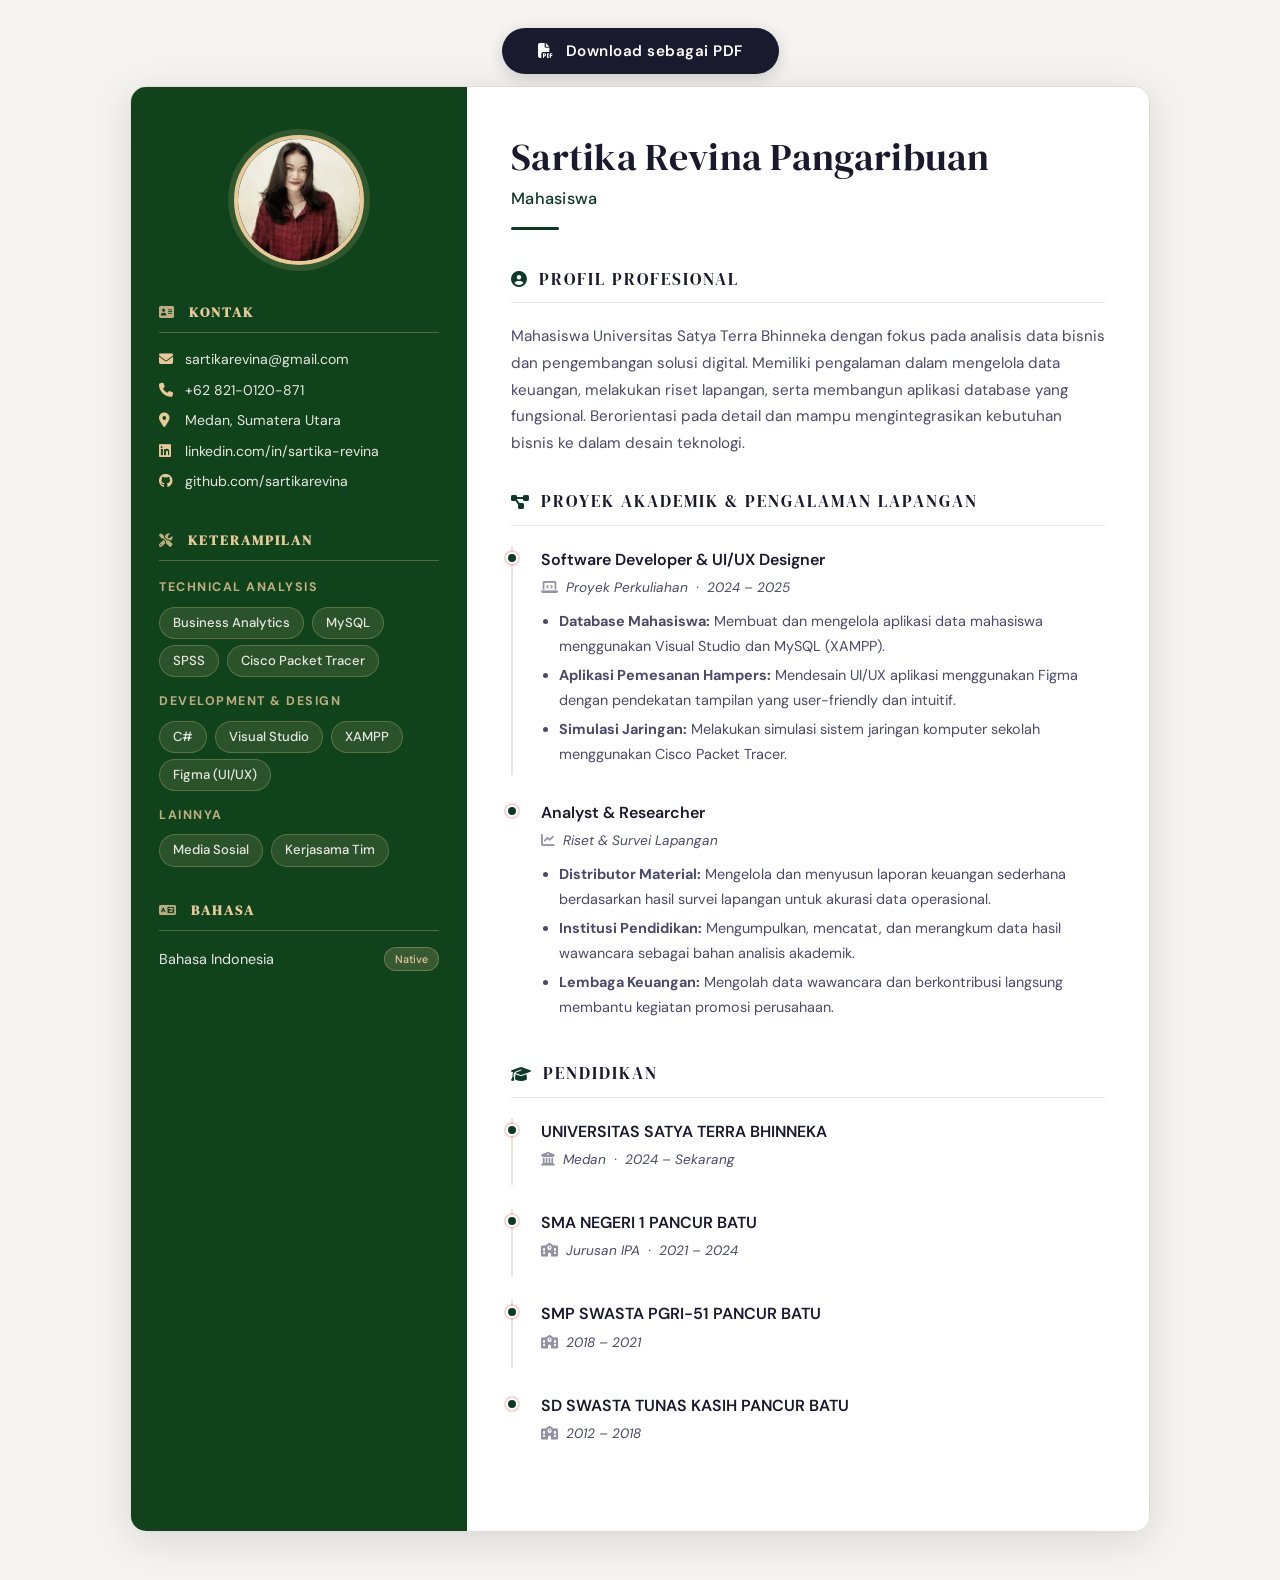
<file: CV/index.html>
<!DOCTYPE html>
<html lang="id">
<head>
    <meta charset="UTF-8">
    <meta name="viewport" content="width=device-width, initial-scale=1.0">
    <title>CV - Sartika Revina Pangaribuan</title>
    <link rel="preconnect" href="https://fonts.googleapis.com">
    <link rel="preconnect" href="https://fonts.gstatic.com" crossorigin>
    <link href="https://fonts.googleapis.com/css2?family=DM+Serif+Display&family=DM+Sans:wght@300;400;500;600&display=swap" rel="stylesheet">
    <link rel="stylesheet" href="https://cdnjs.cloudflare.com/ajax/libs/font-awesome/6.5.1/css/all.min.css">
    <link rel="stylesheet" href="style.css">
</head>
<body>

    <div class="download-container">
        <button onclick="window.print()" class="download-btn">
            <i class="fas fa-file-pdf"></i> Download sebagai PDF
        </button>
    </div>

    <div class="cv-container">

        <aside class="sidebar">
            <div class="profile-pic-container">
                <img src="profile.jpeg" alt="Foto Profil Sartika Revina" class="profile-pic">
                <div class="profile-name-mobile">
                    <h1>Sartika Revina Pangaribuan</h1>
                    <p class="jabatan">Mahasiswa</p>
                </div>
            </div>

            <section class="fade-in-section">
                <h3><i class="fas fa-address-card"></i> Kontak</h3>
                <div class="kontak">
                    <p><i class="fas fa-envelope"></i><a href="mailto:sartikarevina@gmail.com">sartikarevina@gmail.com</a></p>
                    <p><i class="fas fa-phone"></i><a href="tel:+628210120871">+62 821-0120-871</a></p>
                    <p><i class="fas fa-map-marker-alt"></i>Medan, Sumatera Utara</p>
                    <p><i class="fab fa-linkedin"></i><a href="#" target="_blank">linkedin.com/in/sartika-revina</a></p>
                    <p><i class="fab fa-github"></i><a href="#" target="_blank">github.com/sartikarevina</a></p>
                </div>
            </section>

            <section class="fade-in-section">
                <h3><i class="fas fa-tools"></i> Keterampilan</h3>
                <h4>Technical Analysis</h4>
                <ul class="keterampilan-list">
                    <li>Business Analytics</li><li>MySQL</li><li>SPSS</li><li>Cisco Packet Tracer</li>
                </ul>
                <h4>Development & Design</h4>
                <ul class="keterampilan-list">
                    <li>C#</li><li>Visual Studio</li><li>XAMPP</li><li>Figma (UI/UX)</li>
                </ul>
                <h4>Lainnya</h4>
                <ul class="keterampilan-list">
                    <li>Media Sosial</li><li>Kerjasama Tim</li>
                </ul>
            </section>

            <section class="fade-in-section">
                <h3><i class="fas fa-language"></i> Bahasa</h3>
                <div class="bahasa-item">
                    <span>Bahasa Indonesia</span>
                    <span class="badge">Native</span>
                </div>
            </section>
        </aside>

        <main class="main-content">
            <header class="header fade-in-section">
                <div class="header-text">
                    <h1>Sartika Revina Pangaribuan</h1>
                    <p class="jabatan">Mahasiswa</p>
                </div>
                <div class="header-accent"></div>
            </header>

            <section class="fade-in-section">
                <h2><i class="fas fa-user-circle"></i> Profil Profesional</h2>
                <p>Mahasiswa Universitas Satya Terra Bhinneka dengan fokus pada analisis data bisnis dan pengembangan solusi digital. Memiliki pengalaman dalam mengelola data keuangan, melakukan riset lapangan, serta membangun aplikasi database yang fungsional. Berorientasi pada detail dan mampu mengintegrasikan kebutuhan bisnis ke dalam desain teknologi.</p>
            </section>

            <section class="timeline-section fade-in-section">
                <h2><i class="fas fa-project-diagram"></i> Proyek Akademik & Pengalaman Lapangan</h2>

                <div class="item">
                    <h3>Software Developer & UI/UX Designer</h3>
                    <p class="info"><i class="fas fa-laptop-code"></i> Proyek Perkuliahan &nbsp;·&nbsp; 2024 – 2025</p>
                    <ul>
                        <li><strong>Database Mahasiswa:</strong> Membuat dan mengelola aplikasi data mahasiswa menggunakan Visual Studio dan MySQL (XAMPP).</li>
                        <li><strong>Aplikasi Pemesanan Hampers:</strong> Mendesain UI/UX aplikasi menggunakan Figma dengan pendekatan tampilan yang user-friendly dan intuitif.</li>
                        <li><strong>Simulasi Jaringan:</strong> Melakukan simulasi sistem jaringan komputer sekolah menggunakan Cisco Packet Tracer.</li>
                    </ul>
                </div>

                <div class="item">
                    <h3>Analyst & Researcher</h3>
                    <p class="info"><i class="fas fa-chart-line"></i> Riset & Survei Lapangan </p>
                    <ul>
                        <li><strong>Distributor Material:</strong> Mengelola dan menyusun laporan keuangan sederhana berdasarkan hasil survei lapangan untuk akurasi data operasional.</li>
                        <li><strong>Institusi Pendidikan:</strong> Mengumpulkan, mencatat, dan merangkum data hasil wawancara sebagai bahan analisis akademik.</li>
                        <li><strong>Lembaga Keuangan:</strong> Mengolah data wawancara dan berkontribusi langsung membantu kegiatan promosi perusahaan.</li>
                    </ul>
                </div>
            </section>

            <section class="timeline-section fade-in-section">
                <h2><i class="fas fa-graduation-cap"></i> Pendidikan</h2>
                
                <div class="item">
                    <h3>UNIVERSITAS SATYA TERRA BHINNEKA</h3>
                    <p class="info"><i class="fas fa-university"></i> Medan &nbsp;·&nbsp; 2024 – Sekarang</p>
                </div>

                <div class="item">
                    <h3>SMA NEGERI 1 PANCUR BATU</h3>
                    <p class="info"><i class="fas fa-school"></i> Jurusan IPA &nbsp;·&nbsp; 2021 – 2024</p>
                </div>

                <div class="item">
                    <h3>SMP SWASTA PGRI-51 PANCUR BATU</h3>
                    <p class="info"><i class="fas fa-school"></i> 2018 – 2021</p>
                </div>

                <div class="item">
                    <h3>SD SWASTA TUNAS KASIH PANCUR BATU</h3>
                    <p class="info"><i class="fas fa-school"></i> 2012 – 2018</p>
                </div>
            </section>
        </main>
    </div>

    <script>
        document.addEventListener('DOMContentLoaded', function () {
            const observer = new IntersectionObserver((entries, obs) => {
                entries.forEach(entry => {
                    if (entry.isIntersecting) {
                        entry.target.classList.add('is-visible');
                        obs.unobserve(entry.target);
                    }
                });
            }, { threshold: 0.08 });
            document.querySelectorAll('.fade-in-section').forEach(el => observer.observe(el));
        });
    </script>
</body>
</html>
</file>
<file: CV/style.css>
:root {
    --primary:     #0d3927;   /* merah tua elegan */
    --dark:        #1a1a2e;   /* navy hampir hitam */
    --mid:         #4a4a6a;   /* abu ungu */
    --light-bg:    #f5f4f0;   /* krem lembut */
    --sidebar-bg:  #10431c;
    --sidebar-text:#e8e6e0;
    --accent:      #e8c99a;   /* emas pucat */
    --shadow:      0 8px 40px rgba(26,26,46,0.13);
    --radius:      16px;
}

*, *::before, *::after { box-sizing: border-box; margin: 0; padding: 0; }

body {
    font-family: 'DM Sans', sans-serif;
    background: var(--light-bg);
    color: var(--dark);
    min-height: 100vh;
    line-height: 1.7;
}

/* ── DOWNLOAD BUTTON ── */
.download-container {
    text-align: center;
    padding: 28px 0 12px;
}
.download-btn {
    background: var(--dark);
    color: #fff;
    border: none;
    padding: 13px 36px;
    border-radius: 50px;
    font-family: 'DM Sans', sans-serif;
    font-size: 0.95em;
    font-weight: 600;
    cursor: pointer;
    letter-spacing: 0.5px;
    transition: background 0.3s, transform 0.2s, box-shadow 0.2s;
    box-shadow: 0 4px 16px rgba(26,26,46,0.18);
}
.download-btn:hover {
    background: var(--primary);
    transform: translateY(-2px);
    box-shadow: 0 6px 24px rgba(192,57,43,0.22);
}
.download-btn i { margin-right: 8px; }

/* ── CV CONTAINER ── */
.cv-container {
    max-width: 1020px;
    margin: 0 auto 48px;
    background: #fff;
    border-radius: var(--radius);
    box-shadow: var(--shadow);
    display: flex;
    overflow: hidden;
    border: 1.5px solid #e0ddd6;
}

/* ── SIDEBAR ── */
.sidebar {
    width: 33%;
    background: var(--sidebar-bg);
    color: var(--sidebar-text);
    padding: 48px 28px 40px;
    display: flex;
    flex-direction: column;
    gap: 28px;
}

.profile-pic-container { text-align: center; }
.profile-pic {
    width: 130px;
    height: 130px;
    border-radius: 50%;
    object-fit: cover;
    border: 4px solid var(--accent);
    box-shadow: 0 0 0 6px rgba(232,201,154,0.15);
    background: #2d2d4e;
}
.profile-name-mobile { display: none; }

.sidebar h3 {
    color: var(--accent);
    font-family: 'DM Serif Display', serif;
    font-size: 0.85em;
    text-transform: uppercase;
    letter-spacing: 2px;
    border-bottom: 1px solid rgba(232,201,154,0.3);
    padding-bottom: 8px;
    margin-bottom: 16px;
}
.sidebar h3 i { margin-right: 8px; opacity: 0.8; }

.sidebar h4 {
    color: var(--accent);
    font-size: 0.78em;
    text-transform: uppercase;
    letter-spacing: 1.5px;
    margin: 14px 0 8px;
    opacity: 0.8;
}

/* Kontak */
.kontak p {
    display: flex;
    align-items: flex-start;
    gap: 10px;
    font-size: 0.88em;
    margin-bottom: 10px;
    line-height: 1.45;
}
.kontak i {
    color: var(--accent);
    width: 16px;
    flex-shrink: 0;
    margin-top: 3px;
}
.kontak a {
    color: var(--sidebar-text);
    text-decoration: none;
    word-break: break-all;
    transition: color 0.2s;
}
.kontak a:hover { color: var(--accent); }

/* Keterampilan */
.keterampilan-list {
    list-style: none;
    display: flex;
    flex-wrap: wrap;
    gap: 6px 8px;
    margin-bottom: 4px;
}
.keterampilan-list li {
    background: rgba(232,201,154,0.12);
    border: 1px solid rgba(232,201,154,0.25);
    color: var(--sidebar-text);
    border-radius: 50px;
    padding: 4px 13px;
    font-size: 0.82em;
    font-weight: 500;
    transition: background 0.2s;
}
.keterampilan-list li:hover { background: rgba(232,201,154,0.22); }

/* Bahasa */
.bahasa-item {
    display: flex;
    justify-content: space-between;
    align-items: center;
    font-size: 0.9em;
    margin-bottom: 9px;
}
.badge {
    background: rgba(232,201,154,0.18);
    border: 1px solid rgba(232,201,154,0.3);
    color: var(--accent);
    font-size: 0.75em;
    padding: 2px 10px;
    border-radius: 50px;
    font-weight: 500;
}

/* ── MAIN CONTENT ── */
.main-content {
    width: 67%;
    padding: 48px 44px 40px;
    background: #fff;
}

/* Header */
.header {
    margin-bottom: 36px;
    position: relative;
}
.header h1 {
    font-family: 'DM Serif Display', serif;
    font-size: 2.4em;
    color: var(--dark);
    font-weight: 400;
    line-height: 1.15;
    letter-spacing: 0.3px;
}
.header .jabatan {
    font-size: 1.02em;
    color: var(--primary);
    font-weight: 500;
    margin-top: 6px;
    letter-spacing: 0.3px;
}
.header-accent {
    width: 48px;
    height: 3px;
    background: var(--primary);
    margin-top: 14px;
    border-radius: 2px;
}

/* Section headings */
.main-content section {
    margin-bottom: 32px;
}
.main-content h2 {
    font-family: 'DM Serif Display', serif;
    font-size: 1.05em;
    font-weight: 400;
    color: var(--dark);
    text-transform: uppercase;
    letter-spacing: 2px;
    padding-bottom: 8px;
    border-bottom: 1.5px solid #e8e4de;
    margin-bottom: 20px;
    display: flex;
    align-items: center;
    gap: 10px;
}
.main-content h2 i {
    color: var(--primary);
    font-size: 0.95em;
}

.main-content > section > p {
    font-size: 0.95em;
    color: var(--mid);
    line-height: 1.75;
}

/* Timeline items */
.timeline-section .item {
    position: relative;
    padding-left: 28px;
    border-left: 2px solid #e8e4de;
    margin-bottom: 24px;
    padding-bottom: 4px;
}
.timeline-section .item:last-child {
    border-left: 2px solid transparent;
}
.timeline-section .item::before {
    content: '';
    position: absolute;
    left: -7px;
    top: 6px;
    width: 12px;
    height: 12px;
    border-radius: 50%;
    background: var(--primary);
    border: 2.5px solid #fff;
    box-shadow: 0 0 0 2px rgba(192,57,43,0.2);
}
.item h3 {
    font-size: 1em;
    font-weight: 600;
    color: var(--dark);
    margin-bottom: 3px;
}
.item .info {
    font-size: 0.85em;
    color: var(--mid);
    font-style: italic;
    margin-bottom: 10px;
}
.item .info i { margin-right: 4px; opacity: 0.6; }
.item ul {
    padding-left: 18px;
    font-size: 0.9em;
    color: var(--mid);
}
.item ul li { margin-bottom: 5px; }

/* Fade-in animasi */
.fade-in-section {
    opacity: 0;
    transform: translateY(20px);
    transition: opacity 0.65s cubic-bezier(.4,0,.2,1), transform 0.65s cubic-bezier(.4,0,.2,1);
}
.fade-in-section.is-visible { opacity: 1; transform: translateY(0); }

/* ── PRINT ── */
@media print {
    .download-container { display: none !important; }
    body, .cv-container { margin: 0 !important; box-shadow: none !important; }
    section { page-break-inside: avoid; }
    .sidebar { -webkit-print-color-adjust: exact; print-color-adjust: exact; }
    .fade-in-section { opacity: 1 !important; transform: none !important; }
}

/* ── RESPONSIVE ── */
@media screen and (max-width: 860px) {
    .cv-container { flex-direction: column; width: 100%; margin: 0; border-radius: 0; box-shadow: none; border: none; }
    .sidebar, .main-content { width: 100%; padding: 28px 18px; }
    .sidebar { border-right: none; border-bottom: 1px solid #2d2d4e; }
    .profile-pic { width: 90px; height: 90px; }
    .header h1 { font-size: 1.8em; }
    .profile-name-mobile { 
        display: block; 
        margin-top: 15px;
    }
    .profile-name-mobile h1 {
        font-family: 'DM Serif Display', serif;
        font-size: 1.5em;
        color: #fff;
    }
    .profile-name-mobile .jabatan {
        font-size: 0.9em;
        color: var(--accent);
    }
}
@media screen and (max-width: 480px) {
    .sidebar, .main-content { padding: 18px 4vw; }
    .header h1 { font-size: 1.5em; }
    .main-content { padding: 18px 4vw 28px; }
}
</file>
